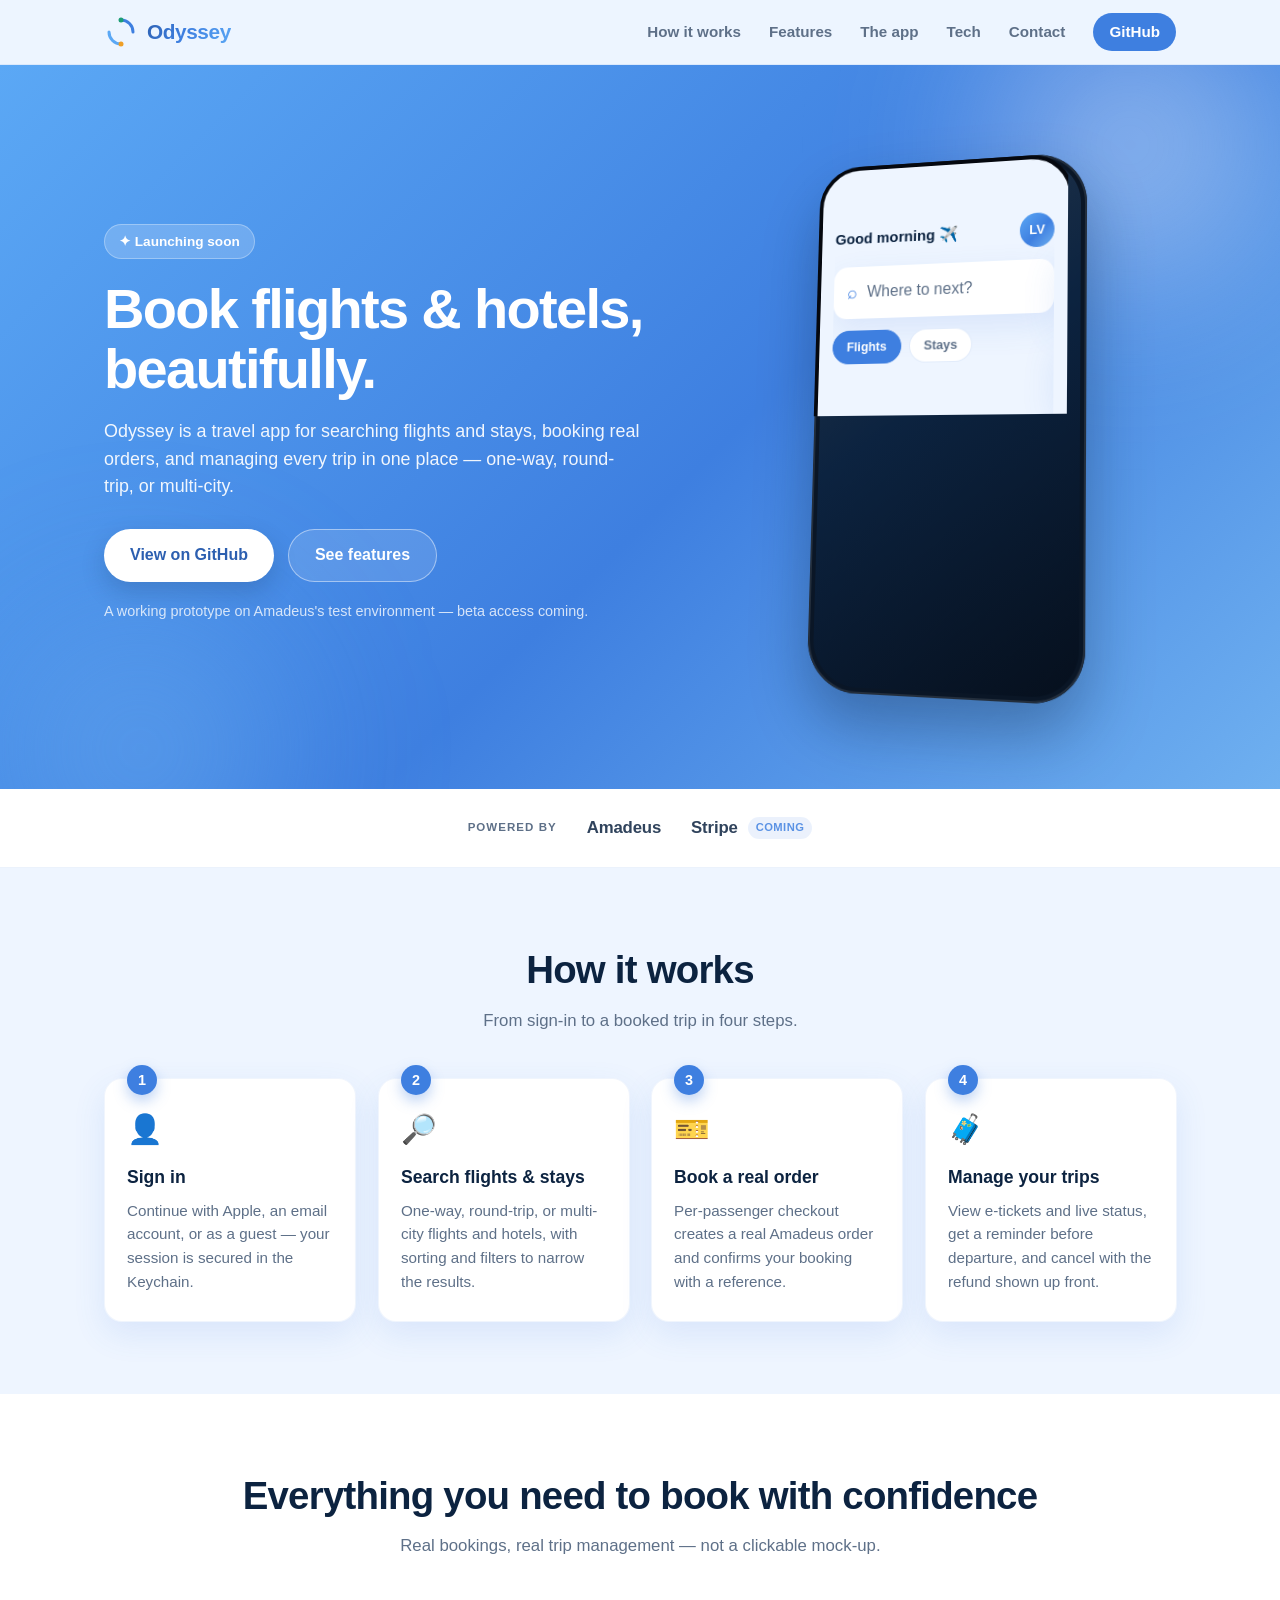
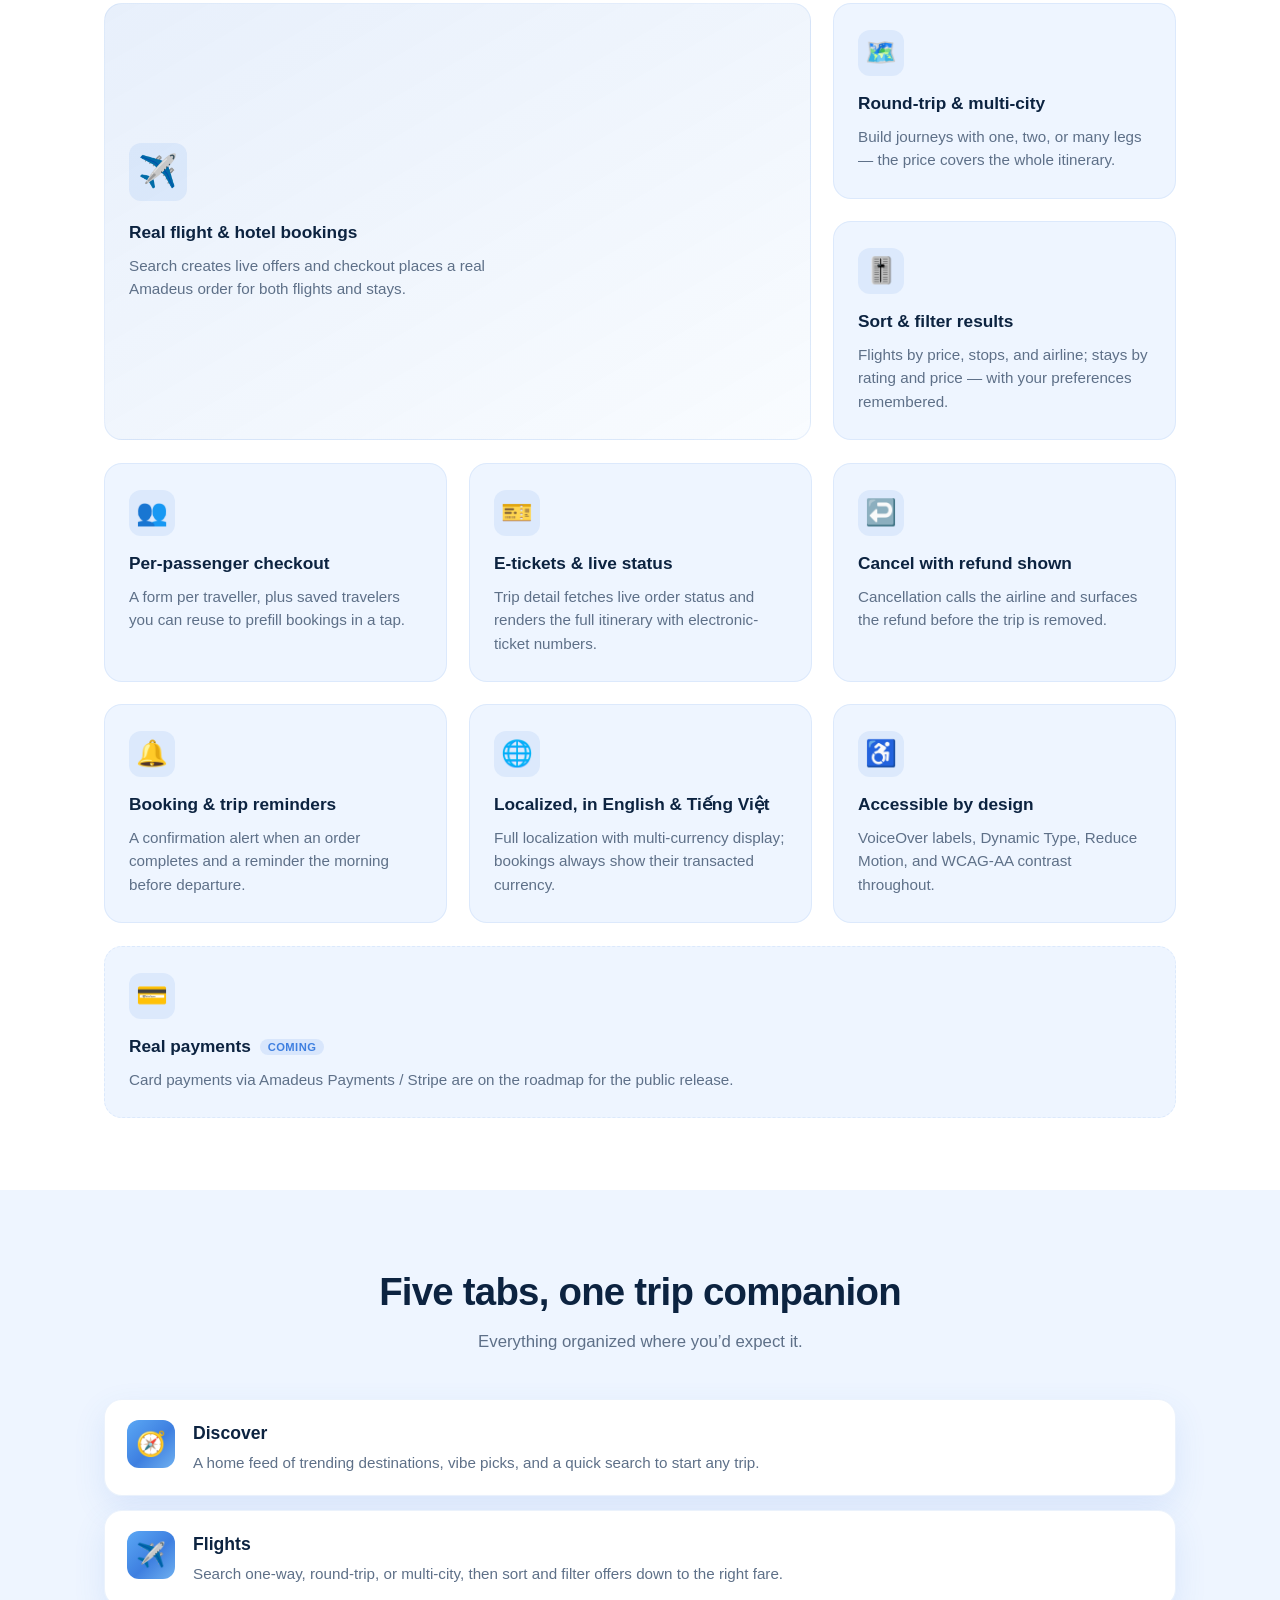
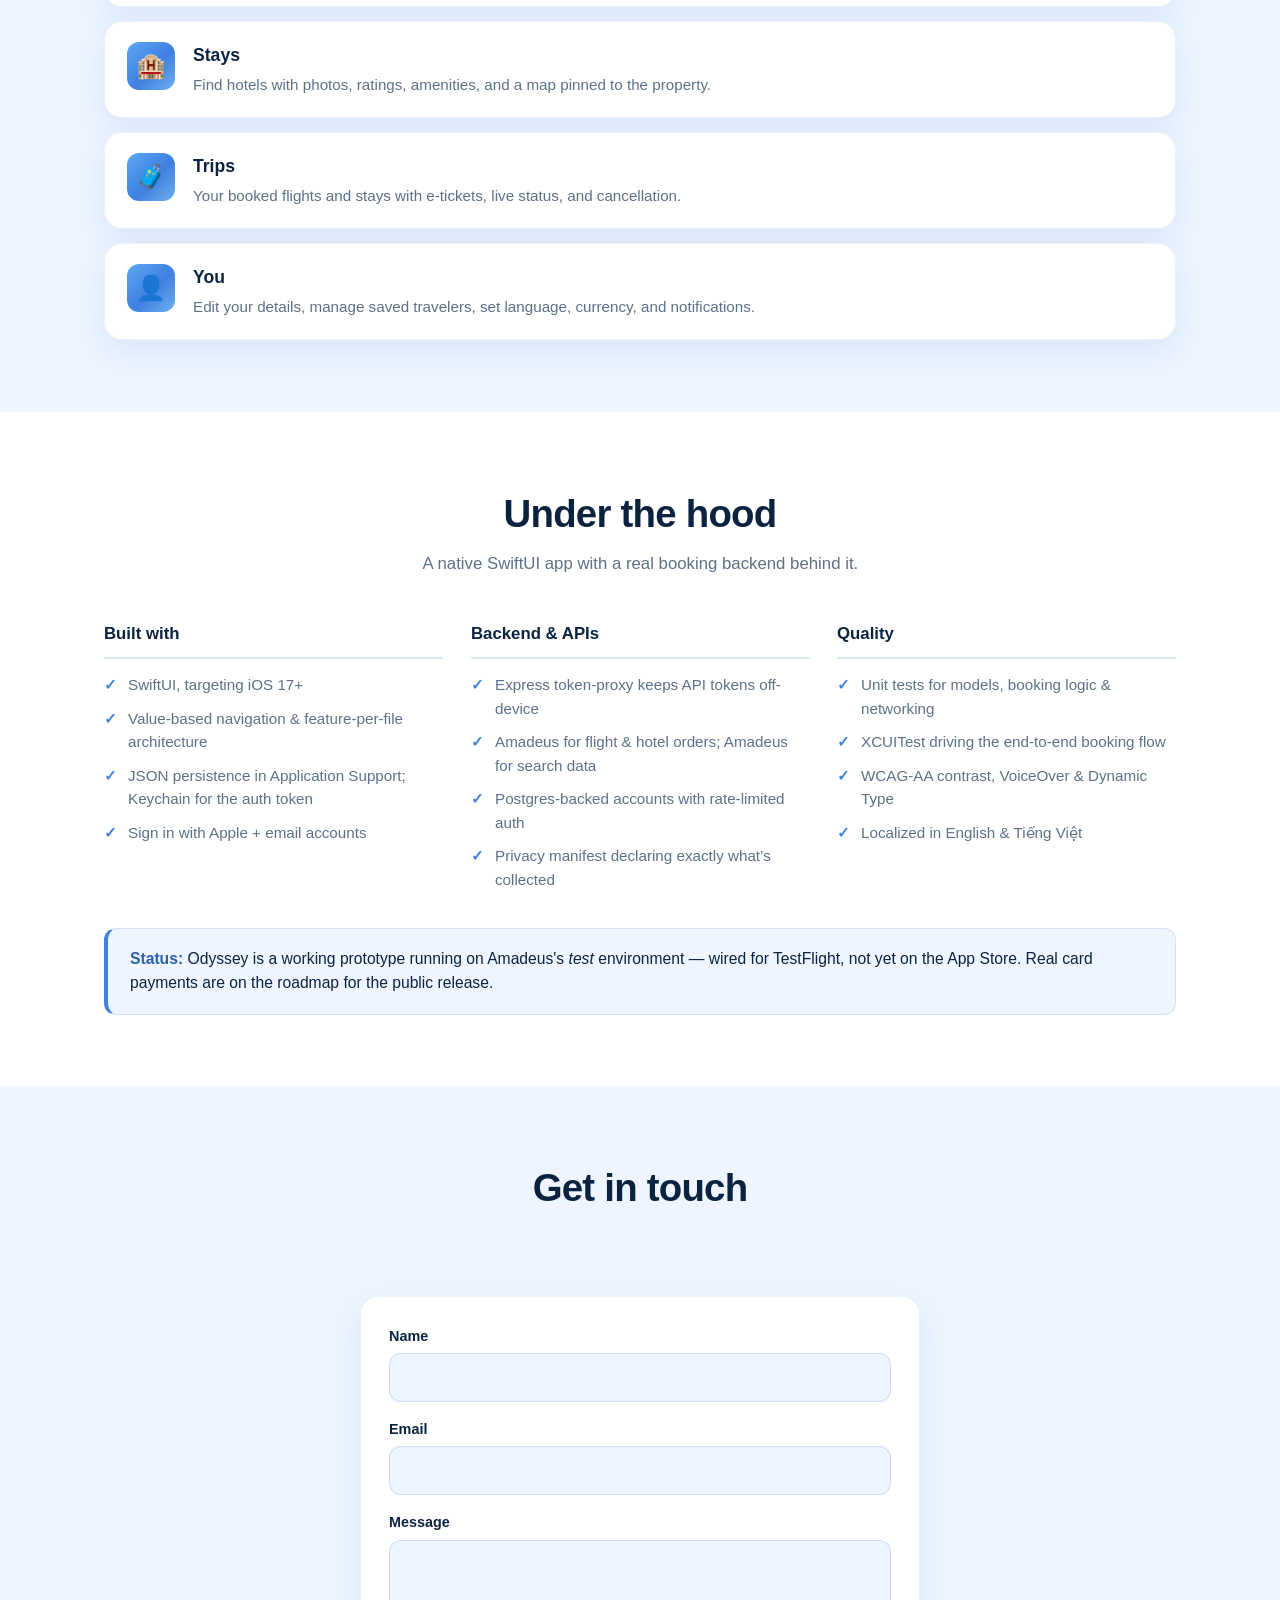
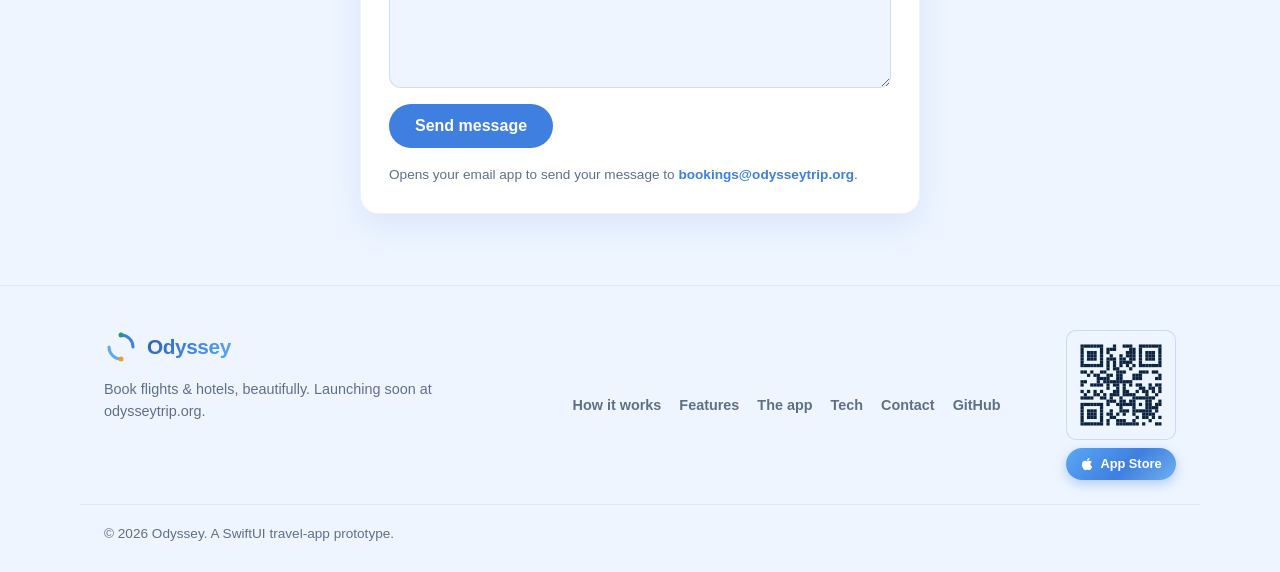
<file: index.html>
<!DOCTYPE html>
<html lang="en">
<head>
  <meta charset="UTF-8" />
  <meta name="viewport" content="width=device-width, initial-scale=1.0" />
  <meta name="theme-color" content="#EEF5FF" media="(prefers-color-scheme: light)" />
  <meta name="theme-color" content="#0A1626" media="(prefers-color-scheme: dark)" />
  <meta name="google-site-verification" content="tk3JB9JETozbSw8RD2MD5qBuFAfUbJif8vrS-UOYm7U" />
  <title>Odyssey — Book flights & hotels, beautifully</title>
  <meta name="description" content="Odyssey is a travel app for booking flights and hotels — search, book real orders, and manage your trips. Launching soon." />
  <link rel="canonical" href="https://odysseytrip.org/" />
  <meta property="og:title" content="Odyssey — Book flights & hotels, beautifully" />
  <meta property="og:description" content="Search flights and stays, book real orders, and manage trips. Launching soon." />
  <meta property="og:url" content="https://odysseytrip.org/" />
  <meta property="og:type" content="website" />
  <meta property="og:image" content="https://odysseytrip.org/assets/og-image.png" />
  <meta property="og:image:width" content="1200" />
  <meta property="og:image:height" content="630" />
  <meta property="og:image:alt" content="Odyssey — book flights &amp; hotels, beautifully" />
  <meta property="og:site_name" content="Odyssey" />
  <meta property="og:locale" content="en_US" />
  <meta name="robots" content="index, follow, max-image-preview:large, max-snippet:-1" />
  <meta name="twitter:card" content="summary_large_image" />
  <meta name="twitter:title" content="Odyssey — Book flights &amp; hotels, beautifully" />
  <meta name="twitter:description" content="Search flights and stays, book real orders, and manage trips. Launching soon." />
  <meta name="twitter:image" content="https://odysseytrip.org/assets/og-image.png" />
  <meta name="twitter:image:alt" content="Odyssey — book flights &amp; hotels, beautifully" />
  <link rel="icon" href="/favicon.svg" type="image/svg+xml" />
  <link rel="stylesheet" href="styles.css" />
  <!-- Mark JS as available before first paint so scroll-reveal hides nothing when JS is off -->
  <script>document.documentElement.classList.add("js");</script>
  <script type="application/ld+json">
  {
    "@context": "https://schema.org",
    "@graph": [
      {
        "@type": "Organization",
        "@id": "https://odysseytrip.org/#organization",
        "name": "Odyssey",
        "url": "https://odysseytrip.org/",
        "logo": "https://odysseytrip.org/favicon.svg",
        "sameAs": ["https://github.com/LongHoang0887/travel-web-public"]
      },
      {
        "@type": "WebSite",
        "@id": "https://odysseytrip.org/#website",
        "url": "https://odysseytrip.org/",
        "name": "Odyssey",
        "description": "Odyssey is a travel app for booking flights and hotels — search, book real orders, and manage your trips. Launching soon.",
        "inLanguage": "en",
        "publisher": { "@id": "https://odysseytrip.org/#organization" }
      },
      {
        "@type": "SoftwareApplication",
        "name": "Odyssey",
        "applicationCategory": "TravelApplication",
        "operatingSystem": "iOS 17+",
        "url": "https://odysseytrip.org/",
        "description": "A SwiftUI iOS app to search flights and hotels, book real Amadeus orders, and manage trips — one-way, round-trip, or multi-city. A working prototype on Amadeus's test environment, wired for TestFlight.",
        "inLanguage": ["en", "vi"],
        "softwareVersion": "Prototype (TestFlight)",
        "publisher": { "@id": "https://odysseytrip.org/#organization" }
      }
    ]
  }
  </script>
</head>
<body>
  <a class="skip-link" href="#top">Skip to content</a>
  <header class="site-header">
    <div class="container header-inner">
      <a class="brand" href="#top" aria-label="Odyssey — home">
        <span class="brand-mark" aria-hidden="true">
          <svg viewBox="-8 -8 96 96" width="32" height="32" fill="none" stroke-linecap="round">
            <path d="M40 4 A36 36 0 0 1 76 40" stroke="#3E7FE0" stroke-width="9" />
            <path d="M40 76 A36 36 0 0 1 4 40" stroke="#5BA8F5" stroke-width="9" />
            <circle cx="40" cy="4" r="7.5" fill="#1D9E75" />
            <circle cx="40" cy="76" r="7.5" fill="#EF9F27" />
          </svg>
        </span>
        <span class="brand-name">Odyssey</span>
      </a>
      <button class="nav-toggle" aria-expanded="false" aria-controls="primary-nav" aria-label="Toggle navigation">
        <span></span><span></span><span></span>
      </button>
      <nav id="primary-nav" class="site-nav" aria-label="Primary">
        <a href="#how">How it works</a>
        <a href="#features">Features</a>
        <a href="#app">The app</a>
        <a href="#tech">Tech</a>
        <a href="#contact">Contact</a>
        <a class="nav-cta" href="https://github.com/LongHoang0887/travel-web-public">GitHub</a>
      </nav>
    </div>
  </header>

  <main id="top">
    <section id="hero" class="hero">
      <div class="container hero-grid">
        <div class="hero-copy">
          <span class="badge">✦ Launching soon</span>
          <h1 class="hero-title">Book flights &amp; hotels, beautifully.</h1>
          <p class="hero-sub">
            Odyssey is a travel app for searching flights and stays, booking real
            orders, and managing every trip in one place — one-way, round-trip,
            or multi-city.
          </p>
          <div class="hero-cta">
            <a class="btn btn-primary" href="https://github.com/LongHoang0887/travel-web-public">View on GitHub</a>
            <a class="btn btn-ghost" href="#features">See features</a>
          </div>
          <p class="hero-note">A working prototype on Amadeus's test environment — beta access coming.</p>
        </div>

        <div class="hero-visual" aria-hidden="true">
          <div class="phone">
            <div class="phone-island"></div>
            <span class="pbtn pbtn-action"></span>
            <span class="pbtn pbtn-volup"></span>
            <span class="pbtn pbtn-voldn"></span>
            <span class="pbtn pbtn-side"></span>
            <span class="pbtn pbtn-cam"></span>
            <div class="phone-screen">
              <div class="phone-slider">
                <div class="phone-track">

                  <!-- Screen 1 · Discover -->
                  <div class="phone-slide">
                    <div class="app-top">
                      <span class="app-greeting">Good morning ✈️</span>
                      <span class="app-avatar">LV</span>
                    </div>
                    <div class="app-search">
                      <span class="app-search-icon">⌕</span>
                      <span>Where to next?</span>
                    </div>
                    <div class="app-chips">
                      <span class="chip chip-on">Flights</span>
                      <span class="chip">Stays</span>
                    </div>
                    <div class="app-card">
                      <div class="app-route">
                        <span class="app-iata">HAN</span>
                        <span class="app-arc">✈</span>
                        <span class="app-iata">SGN</span>
                      </div>
                      <div class="app-card-row"><span>Mon, 22 Jun · 1 stop</span><span class="app-price">$64</span></div>
                    </div>
                    <div class="app-card">
                      <div class="app-card-title">The Reverie Saigon</div>
                      <div class="app-card-row"><span>★ 9.2 · City centre</span><span class="app-price">$210</span></div>
                    </div>
                  </div>

                  <!-- Screen 2 · Flight results -->
                  <div class="phone-slide">
                    <div class="slide-head">
                      <span class="slide-back">‹</span>
                      <span class="slide-route"><b>HAN</b> → <b>SGN</b></span>
                      <span class="slide-tag">3 offers</span>
                    </div>
                    <div class="opt">
                      <div class="opt-row"><span class="opt-air">VietJet Air</span><span class="app-price">$64</span></div>
                      <div class="opt-row opt-sub"><span>06:10 → 08:20 · nonstop</span></div>
                    </div>
                    <div class="opt">
                      <div class="opt-row"><span class="opt-air">Bamboo Airways</span><span class="app-price">$78</span></div>
                      <div class="opt-row opt-sub"><span>09:40 → 11:55 · nonstop</span></div>
                    </div>
                    <div class="opt">
                      <div class="opt-row"><span class="opt-air">Vietnam Airlines</span><span class="app-price">$96</span></div>
                      <div class="opt-row opt-sub"><span>13:25 → 15:35 · nonstop</span></div>
                    </div>
                  </div>

                  <!-- Screen 3 · Stay detail -->
                  <div class="phone-slide">
                    <div class="stay-photo"><img src="assets/reverie-saigon.jpg" alt="" loading="lazy" /></div>
                    <div class="app-card-title">The Reverie Saigon</div>
                    <div class="app-card-row"><span>★ 9.2 · City centre · 0.4 km</span></div>
                    <div class="app-amen"><span>Pool</span><span>Spa</span><span>Wi-Fi</span><span>Breakfast</span></div>
                    <div class="stay-foot">
                      <span><b class="app-price">$210</b> <span class="stay-night">/ night</span></span>
                      <span class="mini-btn">Book</span>
                    </div>
                  </div>

                  <!-- Screen 4 · Confirmed -->
                  <div class="phone-slide phone-slide--confirm">
                    <div class="confirm-check">✓</div>
                    <div class="confirm-title">Order confirmed</div>
                    <div class="confirm-ref">Ref · AMADEUS-7Q2K</div>
                    <div class="app-card">
                      <div class="app-route">
                        <span class="app-iata">HAN</span>
                        <span class="app-arc">✈</span>
                        <span class="app-iata">SGN</span>
                      </div>
                      <div class="app-card-row"><span>Mon, 22 Jun · 06:10</span><span>Seat 14A</span></div>
                    </div>
                    <div class="app-confirm">E-ticket ready · booked ✓</div>
                  </div>

                </div>
                <div class="phone-dots" aria-hidden="true"></div>
              </div>
            </div>
          </div>
        </div>
      </div>
    </section>
    <section class="trust" aria-label="Powered by">
      <div class="container trust-inner">
        <span class="trust-label">Powered by</span>
        <ul class="trust-list">
          <li>Amadeus</li>
          <li>Stripe <span class="pill">Coming</span></li>
        </ul>
      </div>
    </section>
    <section id="how" class="section">
      <div class="container">
        <h2 class="section-title reveal">How it works</h2>
        <p class="section-lead reveal">From sign-in to a booked trip in four steps.</p>
        <ol class="flow">
          <li class="flow-step reveal">
            <span class="flow-num">1</span>
            <span class="flow-icon">👤</span>
            <h3 class="flow-title">Sign in</h3>
            <p class="flow-text">Continue with Apple, an email account, or as a guest — your session is secured in the Keychain.</p>
          </li>
          <li class="flow-step reveal">
            <span class="flow-num">2</span>
            <span class="flow-icon">🔎</span>
            <h3 class="flow-title">Search flights &amp; stays</h3>
            <p class="flow-text">One-way, round-trip, or multi-city flights and hotels, with sorting and filters to narrow the results.</p>
          </li>
          <li class="flow-step reveal">
            <span class="flow-num">3</span>
            <span class="flow-icon">🎫</span>
            <h3 class="flow-title">Book a real order</h3>
            <p class="flow-text">Per-passenger checkout creates a real Amadeus order and confirms your booking with a reference.</p>
          </li>
          <li class="flow-step reveal">
            <span class="flow-num">4</span>
            <span class="flow-icon">🧳</span>
            <h3 class="flow-title">Manage your trips</h3>
            <p class="flow-text">View e-tickets and live status, get a reminder before departure, and cancel with the refund shown up front.</p>
          </li>
        </ol>
      </div>
    </section>
    <section id="features" class="section section-alt">
      <div class="container">
        <h2 class="section-title reveal">Everything you need to book with confidence</h2>
        <p class="section-lead reveal">Real bookings, real trip management — not a clickable mock-up.</p>
        <div class="feature-grid">
          <article class="feature-card feature-card--lg reveal">
            <span class="feature-icon">✈️</span>
            <h3>Real flight &amp; hotel bookings</h3>
            <p>Search creates live offers and checkout places a real Amadeus order for both flights and stays.</p>
          </article>
          <article class="feature-card reveal">
            <span class="feature-icon">🗺️</span>
            <h3>Round-trip &amp; multi-city</h3>
            <p>Build journeys with one, two, or many legs — the price covers the whole itinerary.</p>
          </article>
          <article class="feature-card reveal">
            <span class="feature-icon">🎚️</span>
            <h3>Sort &amp; filter results</h3>
            <p>Flights by price, stops, and airline; stays by rating and price — with your preferences remembered.</p>
          </article>
          <article class="feature-card reveal">
            <span class="feature-icon">👥</span>
            <h3>Per-passenger checkout</h3>
            <p>A form per traveller, plus saved travelers you can reuse to prefill bookings in a tap.</p>
          </article>
          <article class="feature-card reveal">
            <span class="feature-icon">🎫</span>
            <h3>E-tickets &amp; live status</h3>
            <p>Trip detail fetches live order status and renders the full itinerary with electronic-ticket numbers.</p>
          </article>
          <article class="feature-card reveal">
            <span class="feature-icon">↩️</span>
            <h3>Cancel with refund shown</h3>
            <p>Cancellation calls the airline and surfaces the refund before the trip is removed.</p>
          </article>
          <article class="feature-card reveal">
            <span class="feature-icon">🔔</span>
            <h3>Booking &amp; trip reminders</h3>
            <p>A confirmation alert when an order completes and a reminder the morning before departure.</p>
          </article>
          <article class="feature-card reveal">
            <span class="feature-icon">🌐</span>
            <h3>Localized, in English &amp; Tiếng Việt</h3>
            <p>Full localization with multi-currency display; bookings always show their transacted currency.</p>
          </article>
          <article class="feature-card reveal">
            <span class="feature-icon">♿</span>
            <h3>Accessible by design</h3>
            <p>VoiceOver labels, Dynamic Type, Reduce Motion, and WCAG-AA contrast throughout.</p>
          </article>
          <article class="feature-card feature-soon reveal">
            <span class="feature-icon">💳</span>
            <h3>Real payments <span class="pill">Coming</span></h3>
            <p>Card payments via Amadeus Payments / Stripe are on the roadmap for the public release.</p>
          </article>
        </div>
      </div>
    </section>
    <section id="app" class="section">
      <div class="container">
        <h2 class="section-title reveal">Five tabs, one trip companion</h2>
        <p class="section-lead reveal">Everything organized where you’d expect it.</p>
        <ul class="tabs">
          <li class="tab-row reveal">
            <span class="tab-icon">🧭</span>
            <div>
              <h3 class="tab-title">Discover</h3>
              <p class="tab-text">A home feed of trending destinations, vibe picks, and a quick search to start any trip.</p>
            </div>
          </li>
          <li class="tab-row reveal">
            <span class="tab-icon">✈️</span>
            <div>
              <h3 class="tab-title">Flights</h3>
              <p class="tab-text">Search one-way, round-trip, or multi-city, then sort and filter offers down to the right fare.</p>
            </div>
          </li>
          <li class="tab-row reveal">
            <span class="tab-icon">🏨</span>
            <div>
              <h3 class="tab-title">Stays</h3>
              <p class="tab-text">Find hotels with photos, ratings, amenities, and a map pinned to the property.</p>
            </div>
          </li>
          <li class="tab-row reveal">
            <span class="tab-icon">🧳</span>
            <div>
              <h3 class="tab-title">Trips</h3>
              <p class="tab-text">Your booked flights and stays with e-tickets, live status, and cancellation.</p>
            </div>
          </li>
          <li class="tab-row reveal">
            <span class="tab-icon">👤</span>
            <div>
              <h3 class="tab-title">You</h3>
              <p class="tab-text">Edit your details, manage saved travelers, set language, currency, and notifications.</p>
            </div>
          </li>
        </ul>
      </div>
    </section>
    <section id="tech" class="section section-alt">
      <div class="container">
        <h2 class="section-title reveal">Under the hood</h2>
        <p class="section-lead reveal">A native SwiftUI app with a real booking backend behind it.</p>

        <div class="tech-grid">
          <div class="tech-col reveal">
            <h3 class="tech-h">Built with</h3>
            <ul class="tech-list">
              <li>SwiftUI, targeting iOS 17+</li>
              <li>Value-based navigation &amp; feature-per-file architecture</li>
              <li>JSON persistence in Application Support; Keychain for the auth token</li>
              <li>Sign in with Apple + email accounts</li>
            </ul>
          </div>
          <div class="tech-col reveal">
            <h3 class="tech-h">Backend &amp; APIs</h3>
            <ul class="tech-list">
              <li>Express token-proxy keeps API tokens off-device</li>
              <li>Amadeus for flight &amp; hotel orders; Amadeus for search data</li>
              <li>Postgres-backed accounts with rate-limited auth</li>
              <li>Privacy manifest declaring exactly what’s collected</li>
            </ul>
          </div>
          <div class="tech-col reveal">
            <h3 class="tech-h">Quality</h3>
            <ul class="tech-list">
              <li>Unit tests for models, booking logic &amp; networking</li>
              <li>XCUITest driving the end-to-end booking flow</li>
              <li>WCAG-AA contrast, VoiceOver &amp; Dynamic Type</li>
              <li>Localized in English &amp; Tiếng Việt</li>
            </ul>
          </div>
        </div>

        <div class="status-banner reveal">
          <strong>Status:</strong> Odyssey is a working prototype running on Amadeus's
          <em>test</em> environment — wired for TestFlight, not yet on the App Store.
          Real card payments are on the roadmap for the public release.
        </div>
      </div>
    </section>
    <section id="contact" class="section">
      <div class="container">
        <h2 class="section-title reveal">Get in touch</h2>
        <p class="section-lead reveal">Questions, feedback, or beta access — send us a note.</p>
        <form class="contact-form reveal" id="contact-form" novalidate>
          <div class="field">
            <label for="cf-name">Name</label>
            <input id="cf-name" name="name" type="text" autocomplete="name" required />
          </div>
          <div class="field">
            <label for="cf-email">Email</label>
            <input id="cf-email" name="email" type="email" autocomplete="email" required />
          </div>
          <div class="field">
            <label for="cf-message">Message</label>
            <textarea id="cf-message" name="message" rows="5" required></textarea>
          </div>
          <button class="btn btn-submit" type="submit">Send message</button>
          <p class="contact-note">Opens your email app to send your message to <a class="contact-email" href="mailto:bookings@odysseytrip.org">bookings@odysseytrip.org</a>.</p>
        </form>
      </div>
    </section>
  </main>

  <footer class="site-footer">
    <div class="container footer-inner">
      <div>
        <span class="brand">
          <span class="brand-mark" aria-hidden="true">
            <svg viewBox="-8 -8 96 96" width="32" height="32" fill="none" stroke-linecap="round">
              <path d="M40 4 A36 36 0 0 1 76 40" stroke="#3E7FE0" stroke-width="9" />
              <path d="M40 76 A36 36 0 0 1 4 40" stroke="#5BA8F5" stroke-width="9" />
              <circle cx="40" cy="4" r="7.5" fill="#1D9E75" />
              <circle cx="40" cy="76" r="7.5" fill="#EF9F27" />
            </svg>
          </span>
          <span class="brand-name">Odyssey</span>
        </span>
        <p class="footer-tag">Book flights &amp; hotels, beautifully. Launching soon at odysseytrip.org.</p>
      </div>
      <nav class="footer-nav" aria-label="Footer">
        <a href="#how">How it works</a>
        <a href="#features">Features</a>
        <a href="#app">The app</a>
        <a href="#tech">Tech</a>
        <a href="#contact">Contact</a>
        <a href="https://github.com/LongHoang0887/travel-web-public">GitHub</a>
      </nav>
      <a class="footer-qr" href="https://odysseytrip.org/">
        <img src="assets/qr-odysseytrip.svg" alt="QR code linking to odysseytrip.org" width="110" height="110" />
        <span class="footer-qr-chip">
          <svg viewBox="0 0 384 512" width="14" height="14" aria-hidden="true" fill="currentColor"><path d="M318.7 268.7c-.2-36.7 16.4-64.4 50-84.8-18.8-26.9-47.2-41.7-84.7-44.6-35.5-2.8-74.3 20.7-88.5 20.7-15 0-49.4-19.7-76.4-19.7C63.3 141.2 4 184.8 4 273.5q0 39.3 14.4 81.2c12.8 36.7 59 126.7 107.2 125.2 25.2-.6 43-17.9 75.8-17.9 31.8 0 48.3 17.9 76.4 17.9 48.6-.7 90.4-82.5 102.6-119.3-65.2-30.7-61.7-90-61.7-91.9zm-56.6-164.2c27.3-32.4 24.8-61.9 24-72.5-24.1 1.4-52 16.4-67.9 34.9-17.5 19.8-27.8 44.3-25.6 71.9 26.1 2 49.9-11.4 69.5-34.3z"/></svg>
          App Store
        </span>
      </a>
    </div>
    <div class="container footer-legal">
      <span>© 2026 Odyssey. A SwiftUI travel-app prototype.</span>
    </div>
  </footer>

  <script src="main.js"></script>
</body>
</html>
</file>
<file: styles.css>
/* Odyssey website — design tokens mirror the app `Theme` (HomeView.swift) */
:root {
  /* Brand palette */
  --bg: #EEF5FF;            /* light sky-blue page */
  --surface: #FFFFFF;       /* cards */
  --text: #0C2340;          /* deep navy text */
  --muted: #5E7088;         /* WCAG-AA muted slate-blue */
  --accent: #3E7FE0;        /* primary blue */
  --accent-dark: #2C5FB0;

  /* Hero gradient (Theme.heroGradient) */
  --hero-from: #5BA8F5;
  --hero-mid:  #3E7FE0;
  --hero-to:   #6FB0F0;
  --hero-gradient: linear-gradient(135deg, var(--hero-from), var(--hero-mid) 55%, var(--hero-to));

  /* Success green (booking confirmation) */
  --success-from: #1D9E75;
  --success-to:   #3FC79A;

  /* Surfaces & effects */
  --card-shadow: 0 12px 32px rgba(62, 127, 224, 0.12);
  --radius: 18px;
  --radius-sm: 12px;

  /* Layout */
  --container: 1120px;
  --gutter: 24px;
  --section-y: 72px;       /* vertical rhythm between sections */

  /* Typography */
  --font: -apple-system, BlinkMacSystemFont, "Segoe UI", Roboto, Helvetica, Arial, sans-serif;
}

/* Reset */
*, *::before, *::after { box-sizing: border-box; }
html { scroll-behavior: smooth; }
body {
  margin: 0;
  font-family: var(--font);
  color: var(--text);
  background: var(--bg);
  line-height: 1.55;
  -webkit-font-smoothing: antialiased;
}
img { max-width: 100%; display: block; }
a { color: var(--accent); text-decoration: none; }
a:hover { color: var(--accent-dark); }
:focus-visible { outline: 3px solid var(--accent); outline-offset: 2px; border-radius: 4px; }

/* Layout helpers */
.container { width: 100%; max-width: var(--container); margin-inline: auto; padding-inline: var(--gutter); }
.section { padding-block: var(--section-y); }

/* Scroll reveal — only active when JS is present (.js set before first paint) */
.js .reveal {
  opacity: 0;
  transform: translateY(18px);
  transition:
    opacity 0.6s ease,
    transform 0.6s cubic-bezier(0.22, 1, 0.36, 1);
  transition-delay: var(--reveal-delay, 0ms);
  will-change: opacity, transform;
}
.js .reveal.is-in { opacity: 1; transform: none; }

/* Header / nav */
.site-header {
  position: sticky; top: 0; z-index: 50;
  background: rgba(238, 245, 255, 0.85);
  backdrop-filter: saturate(180%) blur(12px);
  border-bottom: 1px solid rgba(62, 127, 224, 0.10);
}
.header-inner { display: flex; align-items: center; justify-content: space-between; height: 64px; }
.brand {
  display: inline-flex; align-items: center; gap: 9px;
  font-weight: 800; font-size: 1.3rem; letter-spacing: -0.02em; color: var(--text);
}
.brand-mark {
  display: grid; place-items: center;
  width: 34px; height: 34px;
  transition: transform 0.18s ease;
}
.brand-name {
  background: linear-gradient(120deg, var(--accent-dark), var(--accent) 45%, var(--hero-from));
  -webkit-background-clip: text; background-clip: text;
  -webkit-text-fill-color: transparent; color: transparent;
}
.brand:hover .brand-mark {
  transform: translateY(-1px) rotate(-6deg);
}
.site-nav { display: flex; align-items: center; gap: 28px; }
.site-nav a { color: var(--muted); font-weight: 600; font-size: 0.95rem; }
.site-nav a:hover { color: var(--text); }
.nav-cta {
  background: var(--accent); color: #fff !important; padding: 7px 16px;
  border-radius: 999px; font-weight: 700;
}
.nav-cta:hover { background: var(--accent-dark); }

/* Skip link */
.skip-link {
  position: absolute; left: 12px; top: -48px; z-index: 100;
  background: var(--accent); color: #fff; padding: 10px 16px; border-radius: 8px;
  font-weight: 700; transition: top 0.15s ease;
}
.skip-link:focus { top: 12px; color: #fff; }

/* Mobile nav toggle (hidden on desktop) */
.nav-toggle {
  display: none; flex-direction: column; gap: 5px;
  background: none; border: 0; cursor: pointer; padding: 8px;
}
.nav-toggle span {
  width: 24px; height: 2px; background: var(--text); border-radius: 2px;
}

/* Footer */
.site-footer {
  border-top: 1px solid rgba(62, 127, 224, 0.10);
  padding-block: 44px 28px;
  color: var(--muted);
  font-size: 0.9rem;
  background: var(--bg);
}
.footer-inner {
  display: flex; justify-content: space-between; gap: 28px; flex-wrap: wrap;
  margin-bottom: 24px;
}
.footer-tag { margin: 8px 0 0; max-width: 28em; }
.footer-nav { display: flex; flex-wrap: wrap; gap: 18px; align-items: center; }
.footer-nav a { color: var(--muted); font-weight: 600; }
.footer-nav a:hover { color: var(--text); }
.footer-qr {
  display: inline-flex; flex-direction: column; align-items: center; gap: 8px;
  color: var(--muted); font-weight: 600; font-size: 0.8rem;
}
.footer-qr img {
  padding: 7px; border-radius: 10px; background: var(--bg);
  border: 1px solid rgba(62, 127, 224, 0.22);
}
.footer-qr:hover { color: var(--text); }
.footer-qr-chip {
  display: inline-flex; align-items: center; gap: 6px;
  padding: 6px 14px; border-radius: 999px;
  background: linear-gradient(135deg, #5BA8F5, #3E7FE0 55%, #6FB0F0);
  color: #fff; font-size: 0.8rem; font-weight: 700;
  box-shadow: 0 4px 12px rgba(62, 127, 224, 0.35);
}
.footer-legal {
  padding-top: 18px; border-top: 1px solid rgba(62, 127, 224, 0.10);
  font-size: 0.85rem;
}

/* ---------- Shared section headings ---------- */
.section-title {
  font-size: clamp(1.8rem, 3.5vw, 2.4rem);
  font-weight: 800;
  letter-spacing: -0.02em;
  margin: 0 0 8px;
  text-align: center;
}
.section-lead {
  text-align: center;
  color: var(--muted);
  font-size: 1.05rem;
  margin: 0 auto 44px;
  max-width: 36em;
}

/* ---------- How it works ---------- */
.flow {
  list-style: none;
  margin: 0; padding: 0;
  display: grid;
  grid-template-columns: repeat(4, 1fr);
  gap: 22px;
  counter-reset: none;
}
.flow-step {
  position: relative;
  background: var(--surface);
  border-radius: var(--radius);
  padding: 28px 22px;
  box-shadow: var(--card-shadow);
  border: 1px solid rgba(62, 127, 224, 0.08);
}
.flow-num {
  position: absolute; top: -14px; left: 22px;
  width: 30px; height: 30px; border-radius: 50%;
  background: var(--accent); color: #fff;
  display: grid; place-items: center; font-weight: 800; font-size: 0.9rem;
  box-shadow: 0 6px 14px rgba(62, 127, 224, 0.35);
}
.flow-icon { font-size: 1.8rem; display: block; margin-bottom: 12px; }
.flow-title { font-size: 1.1rem; font-weight: 700; margin: 0 0 8px; }
.flow-text { color: var(--muted); font-size: 0.95rem; margin: 0; }

@media (max-width: 860px) {
  .flow { grid-template-columns: 1fr 1fr; }
}
@media (max-width: 540px) {
  .flow { grid-template-columns: 1fr; }
}

/* ---------- Features ---------- */
.section-alt { background: var(--surface); }
.feature-grid {
  display: grid;
  grid-template-columns: repeat(3, 1fr);
  grid-auto-flow: row dense;
  gap: 22px;
}
.feature-card {
  background: var(--bg);
  border: 1px solid rgba(62, 127, 224, 0.10);
  border-radius: var(--radius);
  padding: 26px 24px;
  transition:
    transform 0.22s cubic-bezier(0.22, 1, 0.36, 1),
    box-shadow 0.22s ease,
    border-color 0.22s ease;
}
.feature-card:hover {
  transform: translateY(-4px);
  border-color: rgba(62, 127, 224, 0.35);
  box-shadow: 0 18px 38px rgba(62, 127, 224, 0.16);
}
.feature-card:hover .feature-icon { transform: scale(1.06); }
/* Bento showcase tile — first feature spans a 2×2 block */
.feature-card--lg {
  grid-column: span 2;
  grid-row: span 2;
  display: flex;
  flex-direction: column;
  justify-content: center;
  background: linear-gradient(150deg, rgba(62, 127, 224, 0.12), rgba(91, 168, 245, 0.04));
}
.feature-card--lg .feature-icon { width: 58px; height: 58px; font-size: 2rem; margin-bottom: 18px; }
.feature-card--lg h3 { font-size: 1.45rem; }
.feature-card--lg p { font-size: 1.05rem; max-width: 26em; }
.feature-icon {
  font-size: 1.6rem; display: grid; place-items: center;
  width: 46px; height: 46px; border-radius: 12px;
  background: rgba(62, 127, 224, 0.10); margin-bottom: 14px;
  transition: transform 0.22s cubic-bezier(0.22, 1, 0.36, 1);
}
.feature-card h3 { font-size: 1.08rem; font-weight: 700; margin: 0 0 8px; }
.feature-card p { color: var(--muted); font-size: 0.95rem; margin: 0; }
.feature-soon { border-style: dashed; grid-column: 1 / -1; }
.pill {
  font-size: 0.7rem; font-weight: 700; text-transform: uppercase; letter-spacing: 0.04em;
  color: var(--accent); background: rgba(62, 127, 224, 0.12);
  padding: 2px 8px; border-radius: 999px; vertical-align: middle; margin-left: 4px;
}

@media (max-width: 860px) {
  .feature-grid { grid-template-columns: 1fr 1fr; }
  .feature-card--lg { grid-column: 1 / -1; grid-row: auto; }
}
@media (max-width: 540px) {
  .feature-grid { grid-template-columns: 1fr; }
  .feature-card--lg { grid-column: auto; }
}

/* ---------- App surfaces (tabs) ---------- */
.tabs {
  list-style: none; margin: 0; padding: 0;
  display: grid; gap: 14px;
}
.tab-row {
  display: flex; align-items: flex-start; gap: 18px;
  background: var(--surface);
  border: 1px solid rgba(62, 127, 224, 0.10);
  border-radius: var(--radius);
  padding: 20px 22px;
  box-shadow: var(--card-shadow);
}
.tab-icon {
  flex: none;
  font-size: 1.5rem; display: grid; place-items: center;
  width: 48px; height: 48px; border-radius: 12px;
  background: var(--hero-gradient);
}
.tab-title { font-size: 1.1rem; font-weight: 700; margin: 0 0 4px; }
.tab-text { color: var(--muted); font-size: 0.95rem; margin: 0; }

/* ---------- Tech & status ---------- */
.tech-grid {
  display: grid; grid-template-columns: repeat(3, 1fr); gap: 28px;
  margin-bottom: 36px;
}
.tech-h {
  font-size: 1.05rem; font-weight: 800; margin: 0 0 14px;
  padding-bottom: 10px; border-bottom: 2px solid rgba(62, 127, 224, 0.18);
}
.tech-list { list-style: none; margin: 0; padding: 0; display: grid; gap: 10px; }
.tech-list li {
  position: relative; padding-left: 24px; color: var(--muted); font-size: 0.95rem;
}
.tech-list li::before {
  content: "✓"; position: absolute; left: 0; top: 0;
  color: var(--accent); font-weight: 800;
}
.status-banner {
  background: var(--bg);
  border: 1px solid rgba(62, 127, 224, 0.16);
  border-left: 4px solid var(--accent);
  border-radius: var(--radius-sm);
  padding: 18px 22px;
  color: var(--text);
  font-size: 0.98rem;
}
.status-banner strong { color: var(--accent-dark); }

@media (max-width: 860px) {
  .tech-grid { grid-template-columns: 1fr; gap: 24px; }
}

/* ---------- Contact form ---------- */
.contact-form {
  max-width: 560px; margin: 0 auto;
  background: var(--surface);
  border: 1px solid rgba(62, 127, 224, 0.10);
  border-radius: var(--radius);
  padding: 28px;
  box-shadow: var(--card-shadow);
  display: grid; gap: 16px;
}
.field { display: grid; gap: 6px; }
.field label { font-weight: 700; font-size: 0.9rem; color: var(--text); }
.contact-form input,
.contact-form textarea {
  font: inherit; color: var(--text);
  background: var(--bg);
  border: 1px solid rgba(62, 127, 224, 0.20);
  border-radius: var(--radius-sm);
  padding: 11px 13px;
}
.contact-form textarea { resize: vertical; min-height: 120px; }
.contact-form input:focus-visible,
.contact-form textarea:focus-visible {
  outline: none;
  border-color: var(--accent);
  box-shadow: 0 0 0 3px rgba(62, 127, 224, 0.20);
}
.btn-submit {
  justify-self: start;
  border: none;
  background: var(--accent); color: #fff;
}
.btn-submit:hover { background: var(--accent-dark); color: #fff; }
.contact-note { margin: 0; font-size: 0.85rem; color: var(--muted); }
.contact-email { color: var(--accent); font-weight: 600; text-decoration: none; }
.contact-email:hover { text-decoration: underline; }

/* ---------- Trust strip ---------- */
.trust {
  background: var(--surface);
  border-bottom: 1px solid rgba(62, 127, 224, 0.10);
  padding-block: 26px;
}
.trust-inner {
  display: flex; flex-wrap: wrap;
  align-items: center; justify-content: center;
  gap: 12px 30px;
}
.trust-label {
  text-transform: uppercase; letter-spacing: 0.09em;
  font-size: 0.72rem; font-weight: 700; color: var(--muted);
}
.trust-list {
  list-style: none; margin: 0; padding: 0;
  display: flex; flex-wrap: wrap; align-items: center; gap: 12px 30px;
}
.trust-list li {
  display: inline-flex; align-items: center; gap: 6px;
  font-size: 1.05rem; font-weight: 800; letter-spacing: -0.01em;
  color: var(--text); opacity: 0.85;
}

/* ---------- Hero ---------- */
.hero {
  position: relative;
  isolation: isolate;
  background: var(--hero-gradient);
  color: #fff;
  padding-block: 88px 96px;
  overflow: hidden;
}
/* Soft aurora glow blobs for depth (sit above the gradient, below content) */
.hero::before,
.hero::after {
  content: "";
  position: absolute;
  z-index: -1;
  border-radius: 50%;
  filter: blur(70px);
  pointer-events: none;
}
.hero::before {
  width: 440px; height: 440px; top: -140px; right: -70px;
  background: radial-gradient(circle, rgba(255, 255, 255, 0.5), transparent 70%);
}
.hero::after {
  width: 400px; height: 400px; bottom: -160px; left: -60px;
  background: radial-gradient(circle, rgba(111, 176, 240, 0.55), transparent 70%);
}
.hero-grid {
  display: grid;
  grid-template-columns: 1.1fr 0.9fr;
  gap: 48px;
  align-items: center;
}
.badge {
  display: inline-block;
  background: rgba(255, 255, 255, 0.18);
  border: 1px solid rgba(255, 255, 255, 0.30);
  color: #fff;
  font-weight: 600;
  font-size: 0.85rem;
  padding: 6px 14px;
  border-radius: 999px;
  margin-bottom: 20px;
}
.hero-title {
  font-size: clamp(2.2rem, 5vw, 3.5rem);
  line-height: 1.08;
  letter-spacing: -0.03em;
  margin: 0 0 18px;
  font-weight: 800;
}
.hero-sub {
  font-size: 1.12rem;
  color: rgba(255, 255, 255, 0.92);
  max-width: 30em;
  margin: 0 0 28px;
}
.hero-cta { display: flex; flex-wrap: wrap; gap: 14px; margin-bottom: 18px; }
.btn {
  display: inline-flex;
  align-items: center;
  font-weight: 700;
  font-size: 1rem;
  padding: 13px 26px;
  border-radius: 999px;
  transition: transform 0.12s ease, box-shadow 0.12s ease, background 0.12s ease;
}
.btn:hover { transform: translateY(-1px); }
.btn-primary { background: #fff; color: var(--accent-dark); box-shadow: 0 10px 24px rgba(12, 35, 64, 0.18); }
.btn-primary:hover { color: var(--accent-dark); box-shadow: 0 14px 30px rgba(12, 35, 64, 0.24); }
.btn-ghost { background: rgba(255, 255, 255, 0.12); color: #fff; border: 1px solid rgba(255, 255, 255, 0.45); }
.btn-ghost:hover { background: rgba(255, 255, 255, 0.22); color: #fff; }
.hero-note { font-size: 0.9rem; color: rgba(255, 255, 255, 0.78); margin: 0; }

/* Phone mockup (pure CSS) */
.hero-visual { display: flex; justify-content: center; perspective: 1100px; }
.phone {
  position: relative;
  width: 280px;
  /* Titanium-style frame edge (iPhone 17 Pro) */
  background: linear-gradient(145deg, #2a3a4d, #0C2340 45%, #060f1c);
  border-radius: 52px;
  padding: 10px;
  box-shadow:
    0 30px 60px rgba(12, 35, 64, 0.35),
    inset 0 0 0 2px rgba(255, 255, 255, 0.10),   /* polished rim highlight */
    inset 0 0 0 6px #0a1626;                       /* matte inner bezel */
  transform-style: preserve-3d;
  /* Gentle resting 3D tilt; JS overrides via --rx/--ry on pointer move */
  transform:
    rotateX(var(--rx, 6deg))
    rotateY(var(--ry, -14deg))
    rotateZ(1deg);
  transition: transform 0.3s cubic-bezier(0.22, 1, 0.36, 1), box-shadow 0.3s ease;
  will-change: transform;
}
.hero-visual:hover .phone {
  box-shadow: 0 44px 80px rgba(12, 35, 64, 0.45), inset 0 0 0 2px rgba(255,255,255,0.08);
}
/* Lift inner content forward in 3D space for depth */
.phone .phone-screen { transform: translateZ(28px); }
.phone .app-card, .phone .app-confirm { transform: translateZ(18px); }
/* Side buttons (iPhone 17 Pro) — Action + volume left, side + Camera Control right */
.pbtn {
  position: absolute; width: 3px; z-index: 1;
  background: linear-gradient(180deg, #46586d, #16202e);
  box-shadow: inset 0 1px 0 rgba(255, 255, 255, 0.18);
}
.pbtn-action { left: -2px; top: 116px; height: 26px; border-radius: 3px 0 0 3px; }
.pbtn-volup  { left: -2px; top: 158px; height: 36px; border-radius: 3px 0 0 3px; }
.pbtn-voldn  { left: -2px; top: 200px; height: 36px; border-radius: 3px 0 0 3px; }
.pbtn-side   { right: -2px; top: 150px; height: 58px; border-radius: 0 3px 3px 0; }
.pbtn-cam    { right: -2px; top: 222px; height: 30px; border-radius: 0 3px 3px 0; }

/* Dynamic Island — floating pill (iPhone 17 Pro) */
.phone-island {
  position: absolute; top: 22px; left: 50%; transform: translateX(-50%) translateZ(30px);
  width: 92px; height: 26px; background: #05080f; border-radius: 999px; z-index: 3;
  box-shadow: inset 0 0 0 1px rgba(255, 255, 255, 0.06);
}
/* Camera dot inside the island */
.phone-island::after {
  content: ""; position: absolute; top: 50%; right: 9px; transform: translateY(-50%);
  width: 8px; height: 8px; border-radius: 50%;
  background: radial-gradient(circle at 30% 30%, #1b3a5c, #05080f 70%);
}
.phone-screen {
  background: var(--bg);
  border: 4px solid #05080f;   /* thin black display bezel (iPhone 17) */
  border-radius: 42px;
  padding: 54px 14px 16px;
  display: flex; flex-direction: column; gap: 12px;
  min-height: 520px;
}
.app-top { display: flex; align-items: center; justify-content: space-between; }
.app-greeting { font-weight: 700; color: var(--text); font-size: 0.95rem; }
.app-avatar {
  width: 34px; height: 34px; border-radius: 50%;
  background: var(--hero-gradient); color: #fff;
  display: grid; place-items: center; font-size: 0.8rem; font-weight: 700;
}
.app-search {
  background: var(--surface); border-radius: 14px; padding: 13px 14px;
  display: flex; align-items: center; gap: 10px; color: var(--muted); font-weight: 500;
  box-shadow: var(--card-shadow);
}
.app-search-icon { font-size: 1.1rem; color: var(--accent); }
.app-chips { display: flex; gap: 8px; }
.chip {
  font-size: 0.8rem; font-weight: 600; padding: 6px 14px; border-radius: 999px;
  background: var(--surface); color: var(--muted); border: 1px solid rgba(62,127,224,0.15);
}
.chip-on { background: var(--accent); color: #fff; border-color: var(--accent); }
.app-card {
  background: var(--surface); border-radius: var(--radius-sm); padding: 14px;
  box-shadow: var(--card-shadow); display: flex; flex-direction: column; gap: 8px;
}
.app-route { display: flex; align-items: center; gap: 10px; }
.app-iata { font-weight: 800; font-size: 1.1rem; color: var(--text); }
.app-arc { color: var(--accent); }
.app-card-title { font-weight: 700; color: var(--text); }
.app-card-row { display: flex; justify-content: space-between; font-size: 0.85rem; color: var(--muted); }
.app-price { color: var(--accent); font-weight: 800; }
.app-confirm {
  margin-top: auto; text-align: center; font-size: 0.85rem; font-weight: 700; color: #fff;
  background: linear-gradient(135deg, var(--success-from), var(--success-to));
  padding: 11px; border-radius: 12px;
}

/* Phone image slider */
.phone-slider { position: relative; flex: 1; min-height: 0; display: flex; flex-direction: column; overflow: hidden; }
.phone-track {
  display: flex; flex: 1; min-height: 0;
  transition: transform 0.6s cubic-bezier(0.22, 1, 0.36, 1);
}
.phone-slide { flex: 0 0 100%; min-width: 0; display: flex; flex-direction: column; gap: 12px; }

.phone-dots { display: flex; justify-content: center; gap: 7px; padding-top: 14px; }
.phone-dot {
  width: 7px; height: 7px; padding: 0; border: 0; border-radius: 50%; cursor: pointer;
  background: rgba(62, 127, 224, 0.28);
  transition: width 0.3s ease, background 0.3s ease;
}
.phone-dot.is-active { width: 20px; border-radius: 999px; background: var(--accent); }

.slide-head { display: flex; align-items: center; gap: 10px; }
.slide-back { font-size: 1.3rem; line-height: 1; color: var(--accent); font-weight: 700; }
.slide-route { font-weight: 700; color: var(--text); }
.slide-route b { color: var(--text); }
.slide-tag {
  margin-left: auto; font-size: 0.72rem; font-weight: 700; color: var(--accent);
  background: rgba(62, 127, 224, 0.12); padding: 3px 10px; border-radius: 999px;
}

.opt {
  background: var(--surface); border-radius: var(--radius-sm); padding: 12px 14px;
  box-shadow: var(--card-shadow); display: flex; flex-direction: column; gap: 4px;
}
.opt-row { display: flex; align-items: center; justify-content: space-between; }
.opt-air { font-weight: 700; color: var(--text); font-size: 0.92rem; }
.opt-sub { font-size: 0.8rem; color: var(--muted); }

.stay-photo {
  position: relative; height: 132px; border-radius: var(--radius-sm); overflow: hidden;
}
.stay-photo img { width: 100%; height: 100%; object-fit: cover; }
.app-amen { display: flex; gap: 6px; flex-wrap: wrap; }
.app-amen span {
  font-size: 0.72rem; font-weight: 600; color: var(--muted);
  background: var(--surface); border: 1px solid rgba(62, 127, 224, 0.15);
  padding: 4px 10px; border-radius: 999px;
}
.stay-foot { display: flex; align-items: center; justify-content: space-between; margin-top: 2px; }
.stay-night { font-weight: 500; color: var(--muted); font-size: 0.82rem; }
.mini-btn {
  font-size: 0.8rem; font-weight: 700; color: #fff; background: var(--accent);
  padding: 8px 18px; border-radius: 999px;
}

.phone-slide--confirm { align-items: center; justify-content: center; text-align: center; }
.confirm-check {
  width: 56px; height: 56px; border-radius: 50%; display: grid; place-items: center;
  font-size: 1.6rem; font-weight: 800; color: #fff;
  background: linear-gradient(135deg, var(--success-from), var(--success-to));
  box-shadow: 0 10px 24px rgba(29, 158, 117, 0.35);
}
.confirm-title { font-weight: 800; font-size: 1.1rem; color: var(--text); }
.confirm-ref { font-size: 0.82rem; color: var(--muted); }
.phone-slide--confirm .app-card { width: 100%; text-align: left; }
.phone-slide--confirm .app-confirm { width: 100%; margin-top: 8px; }

@media (max-width: 860px) {
  .hero-grid { grid-template-columns: 1fr; gap: 40px; }
  .hero-visual { order: -1; }
}

@media (max-width: 640px) {
  .nav-toggle { display: flex; }
  .site-nav {
    position: absolute; top: 64px; left: 0; right: 0;
    flex-direction: column; gap: 0;
    background: var(--surface);
    border-bottom: 1px solid rgba(62, 127, 224, 0.12);
    box-shadow: var(--card-shadow);
    max-height: 0; overflow: hidden; padding: 0 var(--gutter);
    transition: max-height 0.25s ease, padding 0.25s ease;
  }
  .site-nav.is-open { max-height: 360px; padding: 8px var(--gutter) 16px; }
  .site-nav a { padding: 12px 0; width: 100%; }
  .nav-cta { display: inline-block; margin-top: 8px; }
  :root { --section-y: 56px; }
  .hero { padding-block: 56px 64px; }
}

/* Respect users who prefer reduced motion: flatten the 3D effects */
@media (prefers-reduced-motion: reduce) {
  .phone {
    transform: rotateY(-6deg) !important;
    transition: none;
  }
  .feature-card:hover { transform: translateY(-4px); }
  .feature-card:hover .feature-icon { transform: none; }
  .js .reveal { opacity: 1; transform: none; transition: none; }
}

/* Dark theme — placed last so component overrides win the cascade.
   Mostly token swaps; components already reference the variables. */
@media (prefers-color-scheme: dark) {
  :root {
    --bg: #0A1626;
    --surface: #11243C;
    --text: #EAF2FF;
    --muted: #9DB2CE;
    --card-shadow: 0 14px 34px rgba(0, 0, 0, 0.5);
  }
  /* Glass header tint follows the dark page */
  .site-header {
    background: rgba(10, 22, 38, 0.82);
    border-bottom-color: rgba(91, 155, 240, 0.18);
  }
  /* --accent-dark is tuned for white surfaces; brighten this label on dark */
  .status-banner strong { color: var(--accent); }
}
</file>
